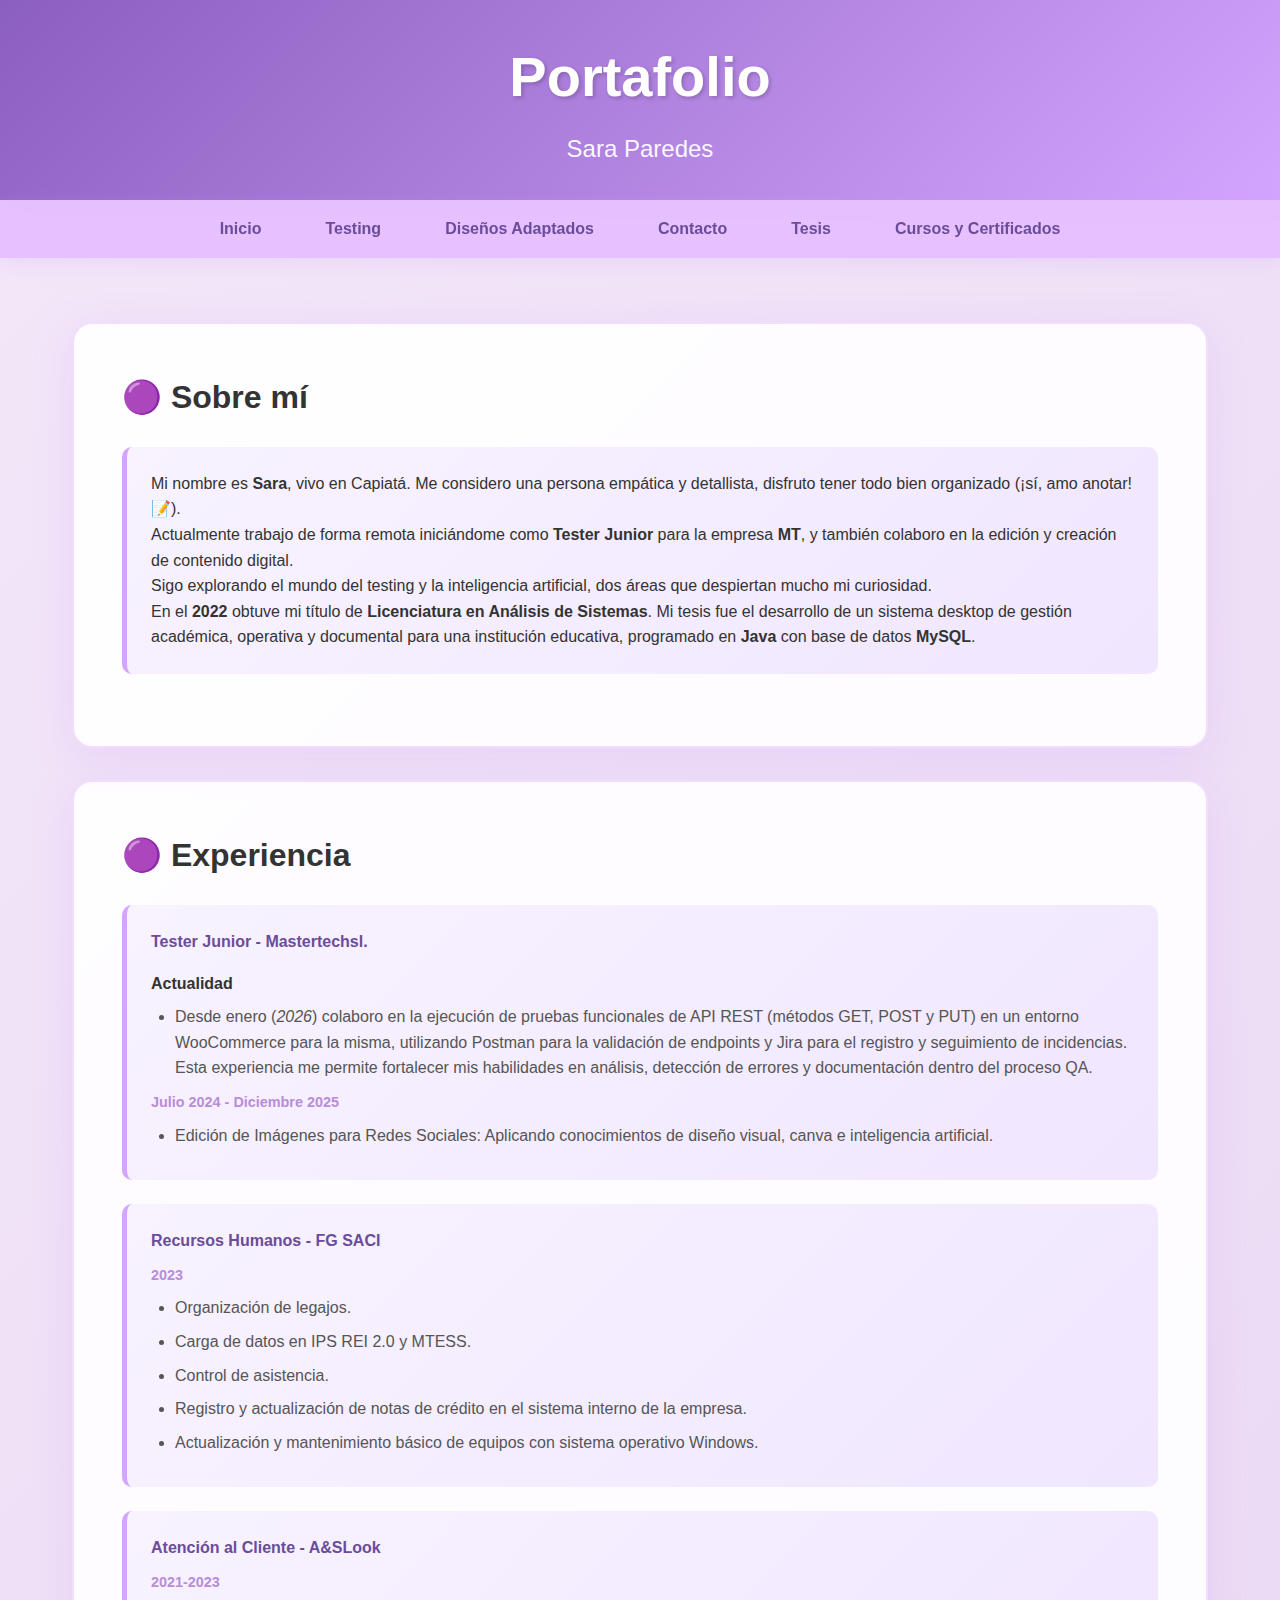
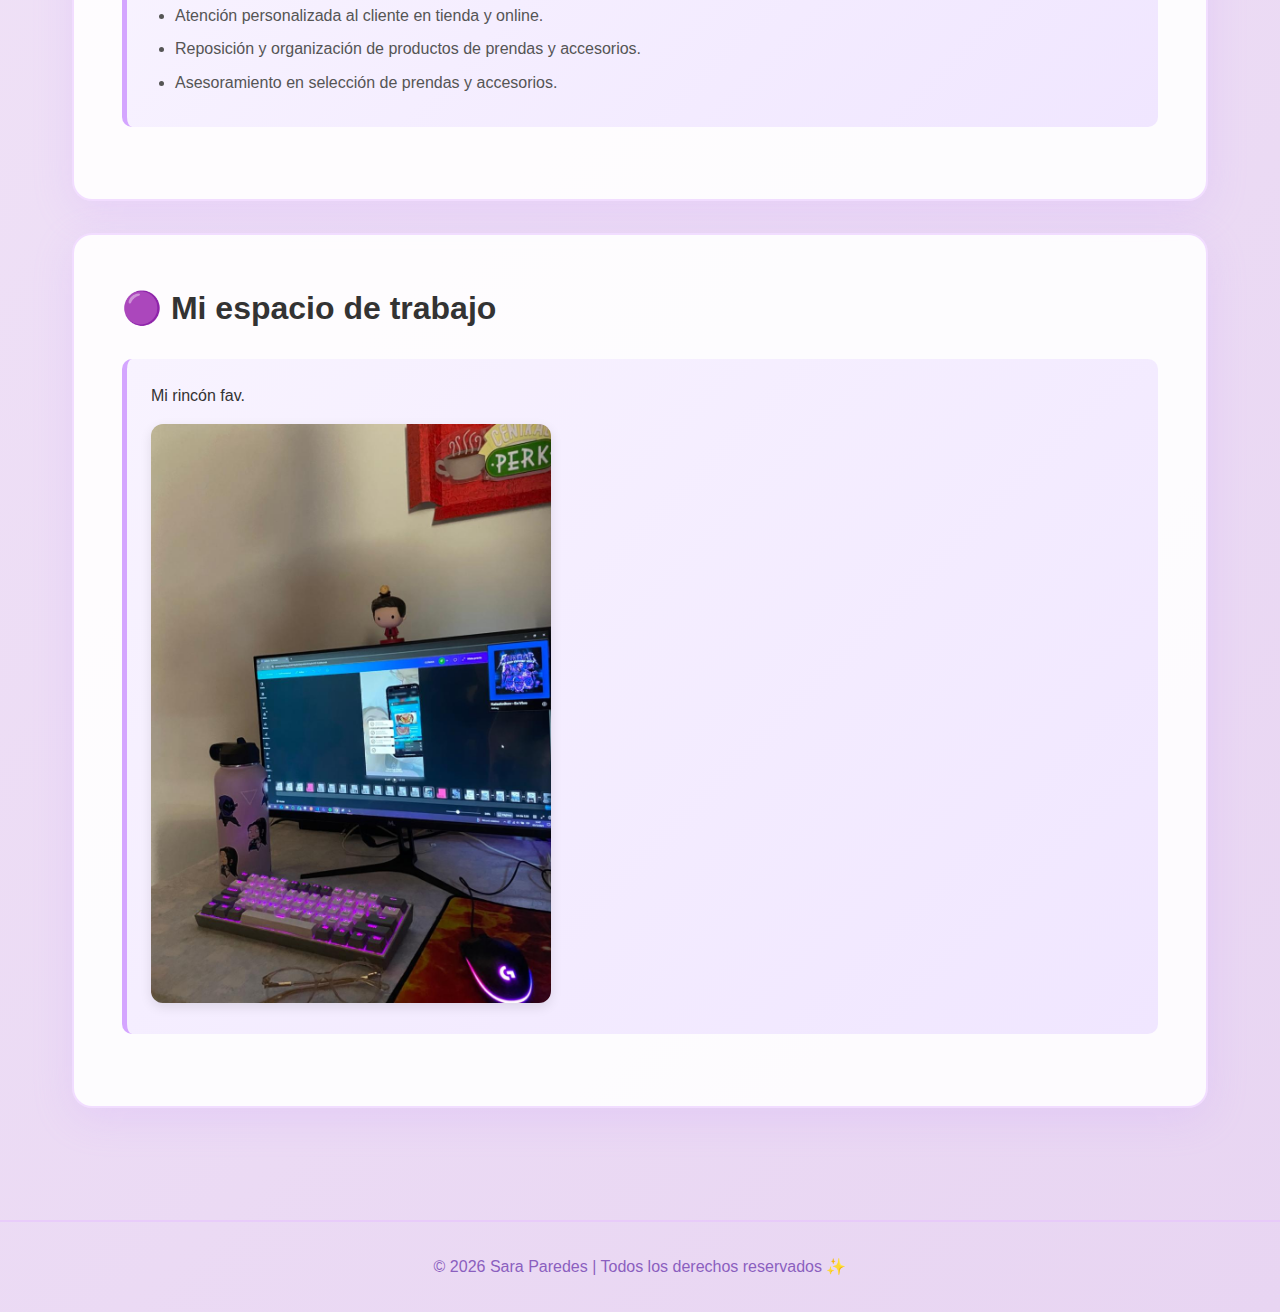
<file: index.html>
<!DOCTYPE html>
<html lang="es">
<head>
  <meta charset="UTF-8">
  <meta name="viewport" content="width=device-width, initial-scale=1.0">
  <title>Sara Paredes - Portafolio</title>
  <link rel="shortcut icon" href="imagenes/pestanita.jpg"/>
  <link rel="stylesheet" href="https://cdnjs.cloudflare.com/ajax/libs/font-awesome/6.4.0/css/all.min.css">
  <link rel="stylesheet" href="css/styles.css">
</head>
<body>


    <header class="banner">
    <div class="banner-content">
      <h1>Portafolio</h1>
      <p>Sara Paredes</p>
    </div>
  </header>


  <nav>
    <ul>
      <li><a href="#">Inicio</a></li>
      <li><a href="paginas/testing.html">Testing</a></li>
      <li><a href="paginas/diseños.html">Diseños Adaptados</a></li>
      <li><a href="paginas/contacto.html">Contacto</a></li>
      <li><a href="paginas/tesis.html">Tesis</a></li>
      <li><a href="paginas/certificados.html">Cursos y Certificados</a></li>
    </ul>
  </nav>



  <div class="container">
    <section>
      <h1>🟣 Sobre mí</h1>
      <div class="experience-item">
      <p>Mi nombre es <strong>Sara</strong>, vivo en Capiatá. Me considero una persona empática y detallista, disfruto tener todo bien organizado (¡sí, amo anotar! 📝).</p>
      <p>Actualmente trabajo de forma remota iniciándome como <strong>Tester Junior</strong> para la empresa <strong>MT</strong>, y también colaboro en la edición y creación de contenido digital.</p>
      <p>Sigo explorando el mundo del testing y la inteligencia artificial, dos áreas que despiertan mucho mi curiosidad.</p>
      <p>En el <strong>2022</strong> obtuve mi título de <strong>Licenciatura en Análisis de Sistemas</strong>. Mi tesis fue el desarrollo de un sistema desktop de gestión académica, operativa y documental para una institución educativa, programado en <strong>Java</strong> con base de datos <strong>MySQL</strong>.</p>
      </div>
    </section>

    <section>
      <h1>🟣 Experiencia</h1>
      <div class="experience-item">
        <h4>Tester Junior - Mastertechsl.</h4>
        <p style="margin-top: 1rem;"><strong>Actualidad</strong> </p>
        <ul>
          <li>Desde enero (<em>2026</em>) colaboro en la ejecución de pruebas funcionales de API REST (métodos GET, POST y PUT) en un entorno WooCommerce para la misma, utilizando Postman para la validación de endpoints y Jira para el registro y seguimiento de incidencias. 
            Esta experiencia me permite fortalecer mis habilidades en análisis, detección de errores y documentación dentro del proceso QA.</li>
        </ul>

        <span class="year">Julio 2024 - Diciembre 2025</span>
        <ul>
          <li>Edición de Imágenes para Redes Sociales: Aplicando conocimientos de diseño visual, canva e inteligencia artificial.</li>
        </ul>

      </div>

      <div class="experience-item">
        <h4>Recursos Humanos - FG SACI</h4>
        <span class="year">2023</span>
        <ul>
          <li>Organización de legajos.</li>
          <li>Carga de datos en IPS REI 2.0 y MTESS.</li>
          <li>Control de asistencia.</li>
          <li>Registro y actualización de notas de crédito en el sistema interno de la empresa.</li>
          <li>Actualización y mantenimiento básico de equipos con sistema operativo Windows.</li>
        </ul>
      </div>

      <div class="experience-item">
        <h4>Atención al Cliente - A&SLook</h4>
        <span class="year">2021-2023</span>
        <ul>
          <li>Atención personalizada al cliente en tienda y online.</li>
          <li>Reposición y organización de productos de prendas y accesorios.</li>
          <li>Asesoramiento en selección de prendas y accesorios.</li>
        </ul>
      </div>
    </section>

    <section>
      <h1>🟣 Mi espacio de trabajo</h1>
      <div class="experience-item">
      <p>Mi rincón fav.</p>
      <img src="imagenes/escri.jpeg" alt="Mi espacio de trabajo" style="width:100%; max-width:400px; border-radius: 12px; box-shadow: 0 4px 12px rgba(0,0,0,0.1); margin-top: 16px;">
      </div>
    </section>

  </div>

  <footer>
    <p>© 2026 Sara Paredes | Todos los derechos reservados ✨</p>
  </footer>
</body>
</html>
</file>
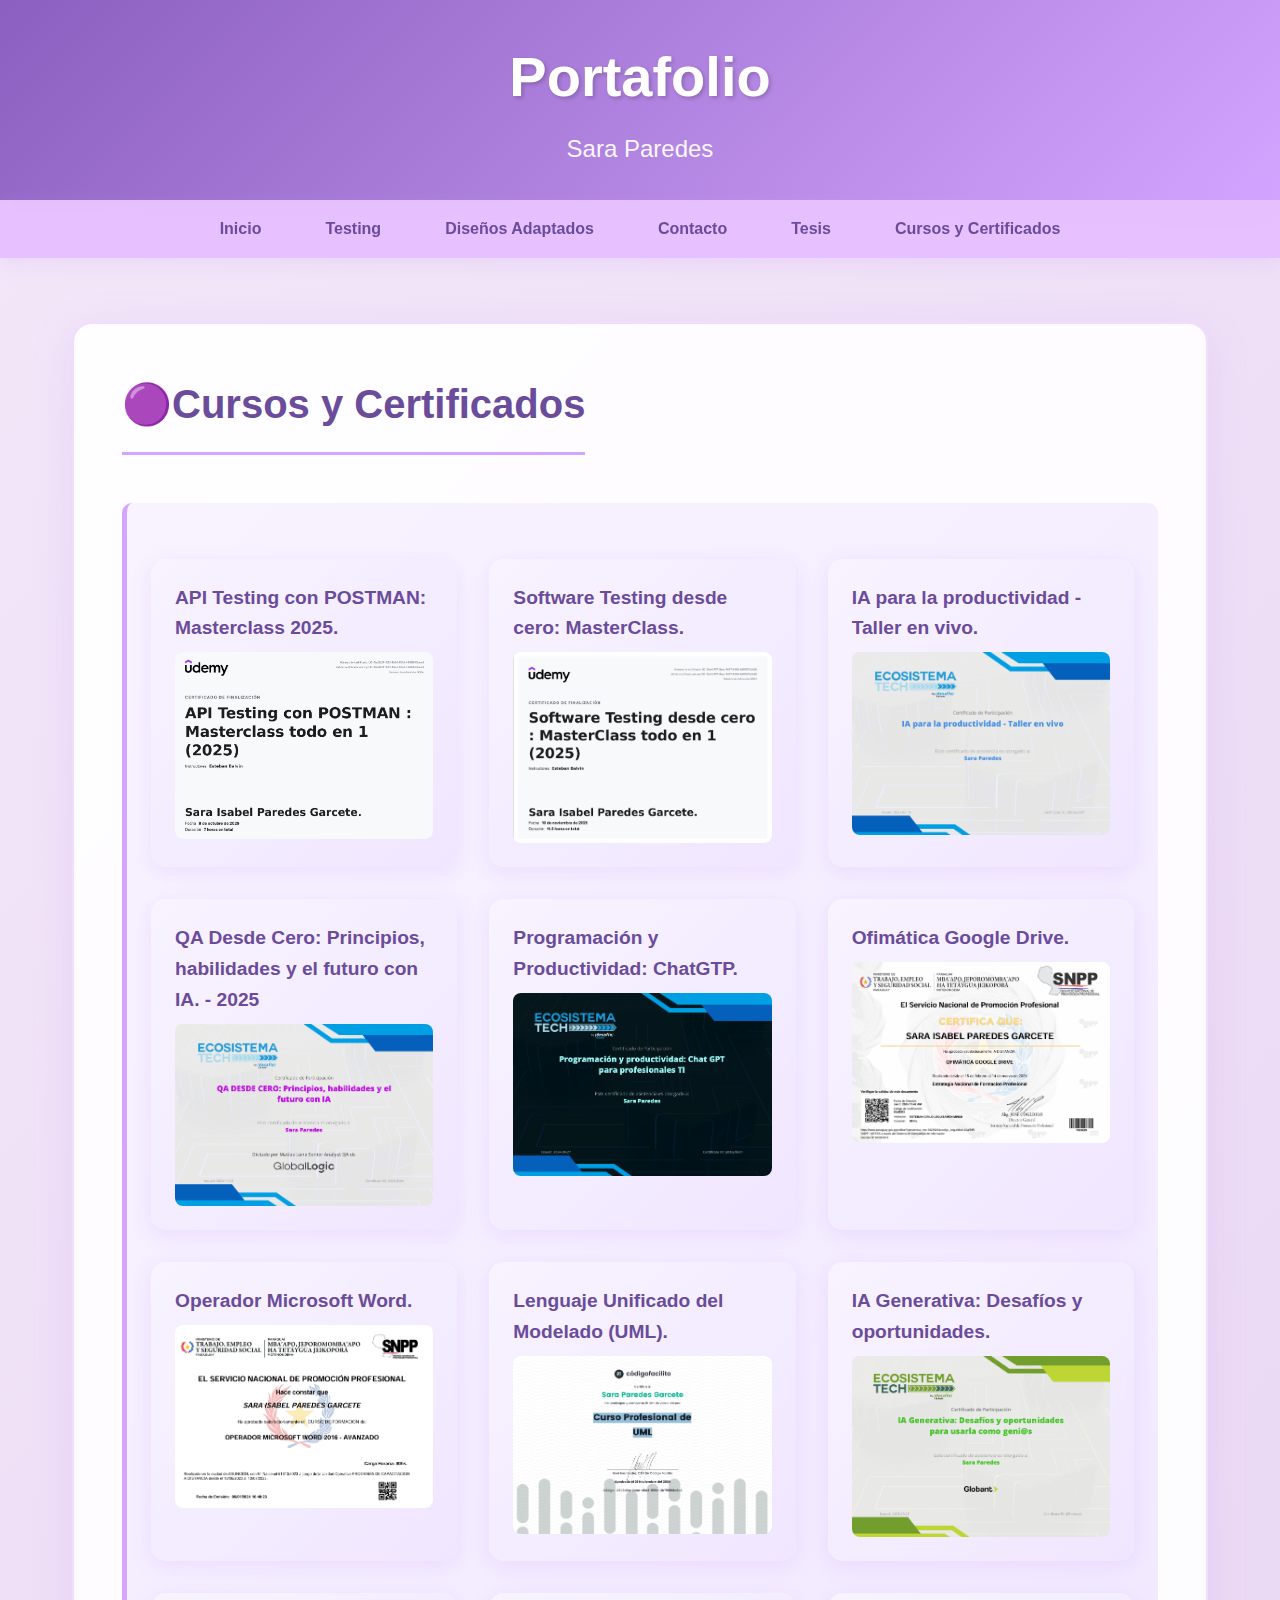
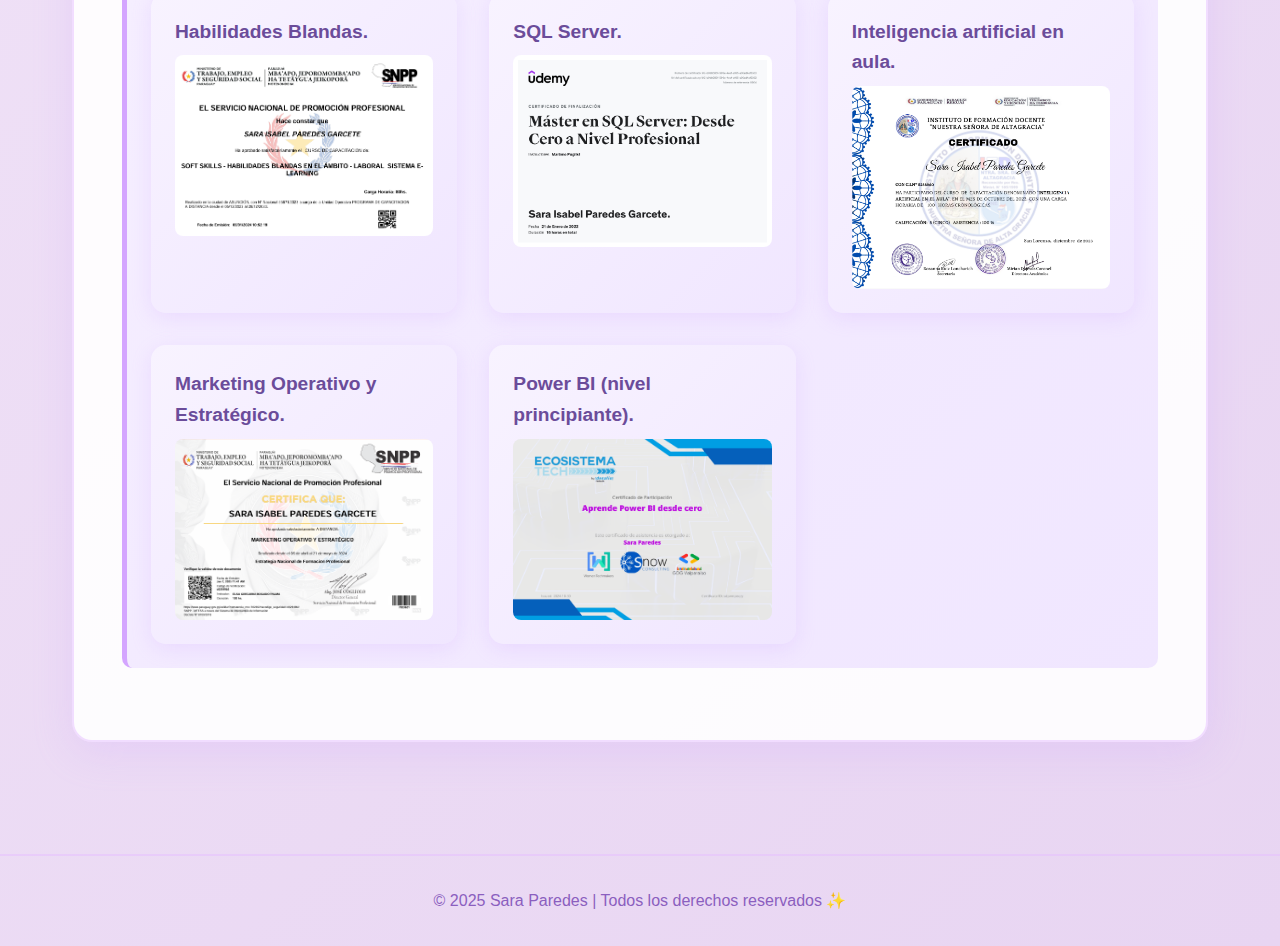
<file: paginas/certificados.html>
<!DOCTYPE html>
<html lang="es">
<head>
  <meta charset="UTF-8">
  <meta name="viewport" content="width=device-width, initial-scale=1.0">
  <title>Certificados - Sara Paredes</title>
  <link rel="shortcut icon" href="../imagenes/pestanita.jpg"/>
  <link rel="stylesheet" href="https://cdnjs.cloudflare.com/ajax/libs/font-awesome/6.4.0/css/all.min.css">
  <link rel="stylesheet" href="../css/styles.css">
</head>
<body>

    <header class="banner">
    <div class="banner-content">
      <h1>Portafolio</h1>
      <p>Sara Paredes</p>
    </div>
  </header>
  <nav>
    <ul>
      <li><a href="../index.html">Inicio</a></li>
      <li><a href="testing.html">Testing</a></li>
      <li><a href="diseños.html">Diseños Adaptados</a></li>
      <li><a href="contacto.html">Contacto</a></li>
      <li><a href="tesis.html">Tesis</a></li>
      <li><a href="certificados.html">Cursos y Certificados</a></li>
    </ul>
  </nav>

  <div class="container">
    <section>
      <h2>🟣Cursos y Certificados</h2>
 
      
<div class="experience-item">
      <div class="grid">
        <div class="card">
          <div class="card-content">
            <h4>API Testing con POSTMAN: Masterclass 2025.</h4>
            <a href="../imagenes/certificados/api-postman.jpg" target="_blank">
                <img src="../imagenes/certificados/api-postman.jpg" alt="Certificado00" class="project-image" />
            </a>
          </div>
        </div>

        <div class="card">
          <div class="card-content">
            <h4>Software Testing desde cero: MasterClass.</h4>
            <a href="../imagenes/certificados/testingdesdecero.jpg" target="_blank">
                <img src="../imagenes/certificados/testingdesdecero.jpg" alt="Certificado00" class="project-image" />
            </a>
          </div>
        </div>

        <div class="card">
          <div class="card-content">
            <h4>IA para la productividad - Taller en vivo.</h4>
             <a href="../imagenes/certificados/iaproductividad.png" target="_blank">
                <img src="../imagenes/certificados/iaproductividad.png" alt="Certificado00" class="project-image" />
            </a>
          </div>
        </div>

        <div class="card">
          <div class="card-content">
            <h4>QA Desde Cero: Principios, habilidades y el futuro con IA. - 2025</h4>
            <a href="../imagenes/certificados/qa-desdecero.png" target="_blank">
                <img src="../imagenes/certificados/qa-desdecero.png" alt="Certificado00" class="project-image" />
            </a>
          </div>
        </div>
        
        <div class="card">
          <div class="card-content">
            <h4>Programación y Productividad: ChatGTP.</h4>
            <a href="../imagenes/certificados/chat-gpt.png" target="_blank">
                <img src="../imagenes/certificados/chat-gpt.png" alt="Certificado00" class="project-image" />
            </a>
          </div>
        </div>

         <div class="card">
          <div class="card-content">
            <h4>Ofimática Google Drive.</h4>
            <a href="../imagenes/certificados/snpp-googledrive.png" target="_blank">
                <img src="../imagenes/certificados/snpp-googledrive.png" alt="Certificado00" class="project-image" />
            </a>
          </div>
        </div>

        <div class="card">
          <div class="card-content">
            <h4>Operador Microsoft Word.</h4>
            <a href="../imagenes/certificados/snpp-microsoftword.png" target="_blank">
                <img src="../imagenes/certificados/snpp-microsoftword.png" alt="Certificado00" class="project-image" />
            </a>
          </div>
        </div>

        <div class="card">
          <div class="card-content">
            <h4>Lenguaje Unificado del Modelado (UML).</h4>
            <a href="../imagenes/certificados/uml-codigofacil.png" target="_blank">
                <img src="../imagenes/certificados/uml-codigofacil.png" alt="Certificado00" class="project-image" />
            </a>
          </div>
        </div>

        <div class="card">
          <div class="card-content">
            <h4>IA Generativa: Desafíos y oportunidades.</h4>
            <a href="../imagenes/certificados/iagenerativa-desafiolatam.png" target="_blank">
                <img src="../imagenes/certificados/iagenerativa-desafiolatam.png" alt="Certificado00" class="project-image" />
            </a>
          </div>
        </div>

        <div class="card">
          <div class="card-content">
            <h4>Habilidades Blandas.</h4>
            <a href="../imagenes/certificados/snpp-habilidades.png" target="_blank">
                <img src="../imagenes/certificados/snpp-habilidades.png" alt="Certificado00" class="project-image" />
            </a>
          </div>
        </div>    
        
        <div class="card">
          <div class="card-content">
            <h4>SQL Server.</h4>
            <a href="../imagenes/certificados/sql-server.jpg" target="_blank">
                <img src="../imagenes/certificados/sql-server.jpg" alt="Certificado00" class="project-image" />
            </a>
          </div>
        </div>  

        <div class="card">
          <div class="card-content">
            <h4>Inteligencia artificial en aula.</h4>
            <a href="../imagenes/certificados/ifd-ia.PNG" target="_blank">
                <img src="../imagenes/certificados/ifd-ia.PNG" alt="Certificado00" class="project-image" />
            </a>
          </div>
        </div>  

        <div class="card">
          <div class="card-content">
            <h4>Marketing Operativo y Estratégico.</h4>
            <a href="../imagenes/certificados/snpp-marketing.png" target="_blank">
                <img src="../imagenes/certificados/snpp-marketing.png" alt="Certificado00" class="project-image" />
            </a>
          </div>
        </div>         

        <div class="card">
          <div class="card-content">
            <h4>Power BI (nivel principiante).</h4>
            <a href="../imagenes/certificados/powerbi-desafiolatam.png" target="_blank">
                <img src="../imagenes/certificados/powerbi-desafiolatam.png" alt="Certificado00" class="project-image" />
            </a>
          </div>
        </div>  


      </div>
    </section>
  </div>
</div>


  <footer>
    <p>© 2025 Sara Paredes | Todos los derechos reservados ✨</p>
  </footer>
</body>
</html>
</file>
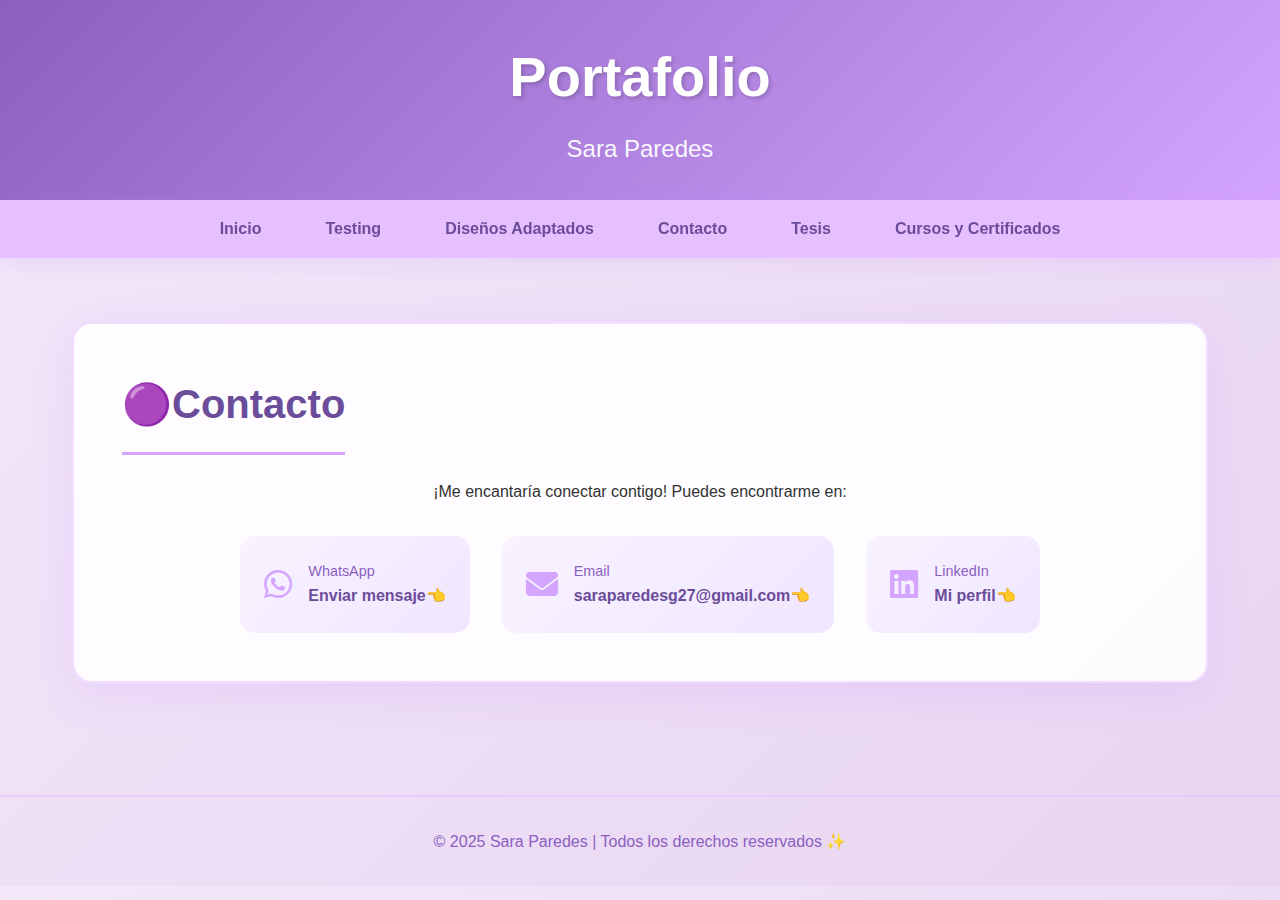
<file: paginas/contacto.html>
<!DOCTYPE html>
<html lang="es">
<head>
  <meta charset="UTF-8">
  <meta name="viewport" content="width=device-width, initial-scale=1.0">
  <title>Contacto - Sara Paredes</title>
  <link rel="shortcut icon" href="../imagenes/pestanita.jpg"/>
  <link rel="stylesheet" href="https://cdnjs.cloudflare.com/ajax/libs/font-awesome/6.4.0/css/all.min.css">
  <link rel="stylesheet" href="../css/styles.css">
</head>
<body>

    <header class="banner">
    <div class="banner-content">
      <h1>Portafolio</h1>
      <p>Sara Paredes</p>
    </div>
  </header>
  <nav>
    <ul>
      <li><a href="../index.html">Inicio</a></li>
      <li><a href="testing.html">Testing</a></li>
      <li><a href="diseños.html">Diseños Adaptados</a></li>
      <li><a href="contacto.html">Contacto</a></li>
      <li><a href="tesis.html">Tesis</a></li>
      <li><a href="certificados.html">Cursos y Certificados</a></li>
    </ul>
  </nav>

  <div class="container">
    <section>
      <h2>🟣Contacto</h2>
      <p style="text-align: center; margin-bottom: 2rem;">¡Me encantaría conectar contigo! Puedes encontrarme en:</p>
      
      <div class="contact-links">
        <div class="contact-item">
          <i class="fab fa-whatsapp"></i>
          <div>
            <p style="margin: 0; font-size: 0.9rem; color: #8b5fbf;">WhatsApp</p>
            <a href="https://wa.me/595994540794" target="_blank">Enviar mensaje👈</a>
          </div>
        </div>
        
        <div class="contact-item">
          <i class="fas fa-envelope"></i>
          <div>
            <p style="margin: 0; font-size: 0.9rem; color: #8b5fbf;">Email</p>
            <a href="mailto:saraparedesg27@gmail.com">saraparedesg27@gmail.com👈</a>
          </div>
        </div>
        
        <div class="contact-item">
          <i class="fab fa-linkedin"></i>
          <div>
            <p style="margin: 0; font-size: 0.9rem; color: #8b5fbf;">LinkedIn</p>
            <a href="https://www.linkedin.com/in/sara-paredes-4aa841228/" target="_blank">Mi perfil👈</a>
          </div>
        </div>
      </div>
    </section>
  </div>

  <footer>
    <p>© 2025 Sara Paredes | Todos los derechos reservados ✨</p>
  </footer>
</body>
</html>
</file>
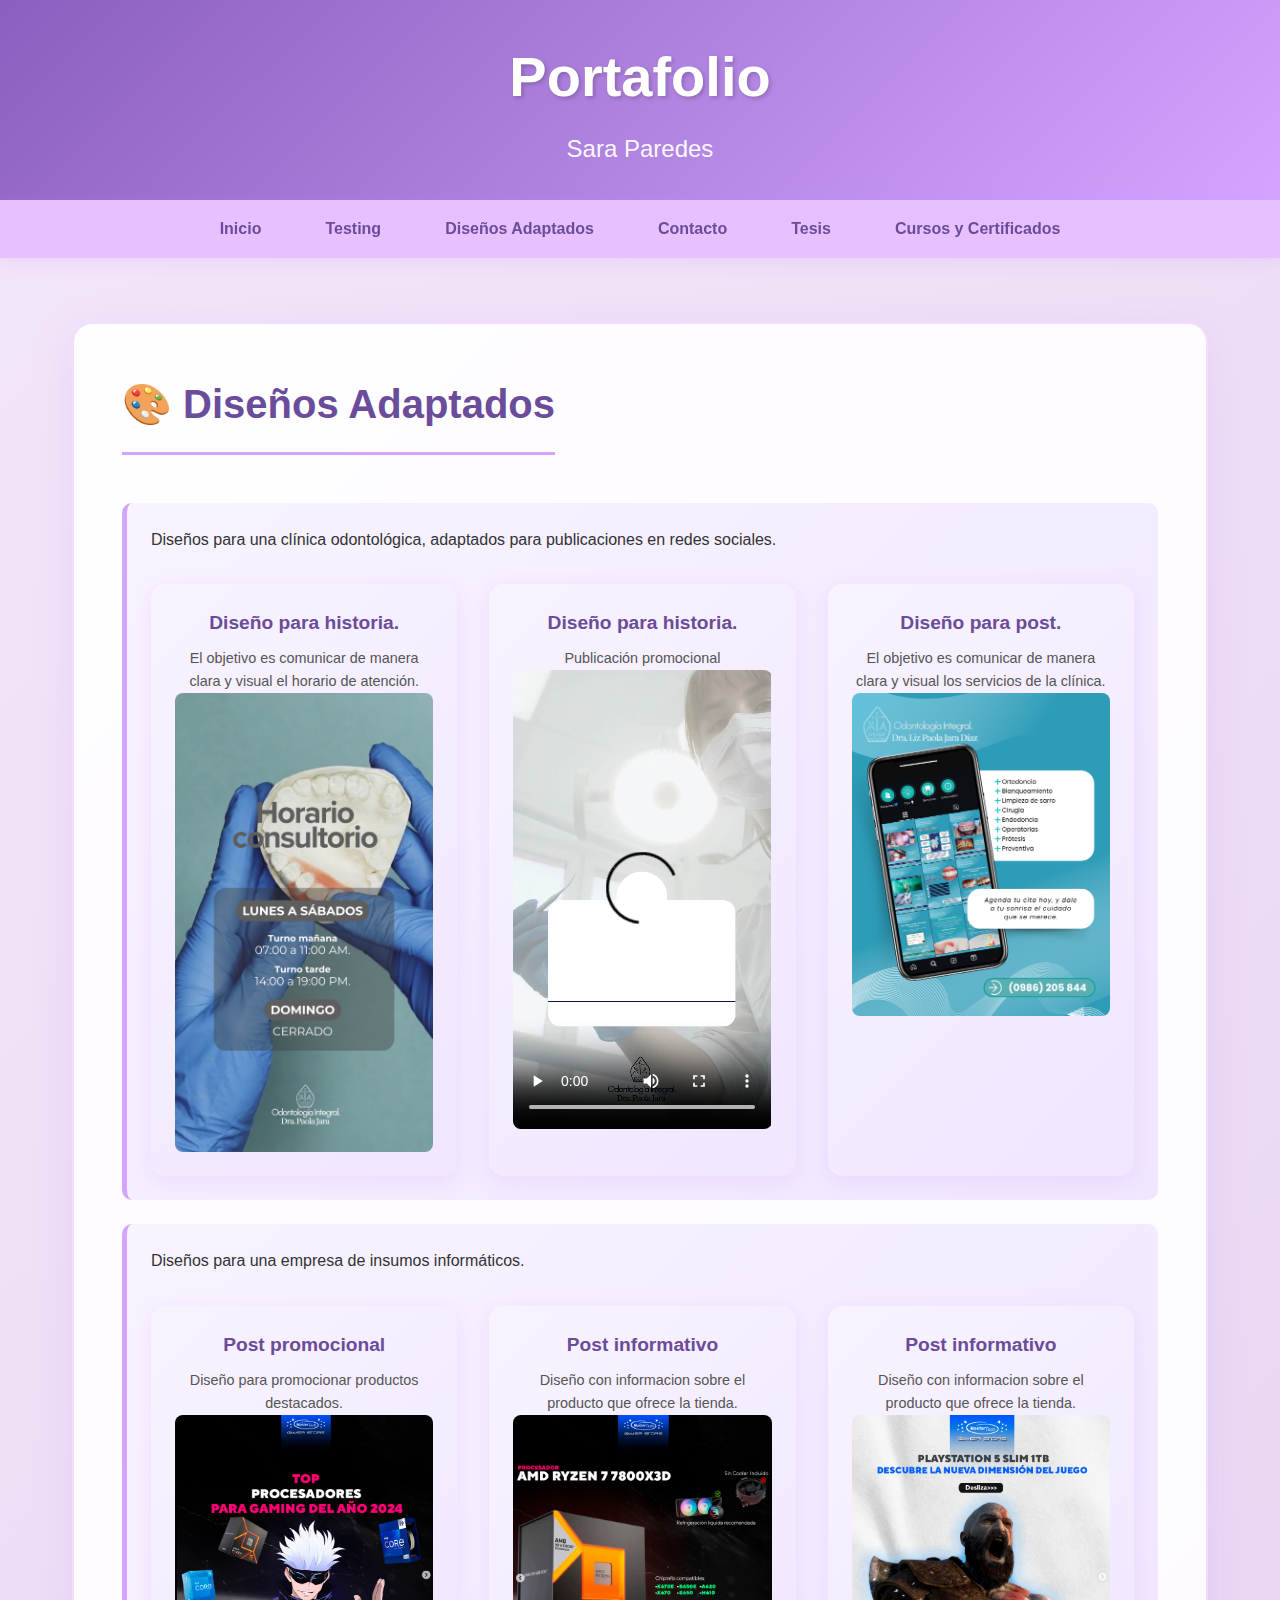
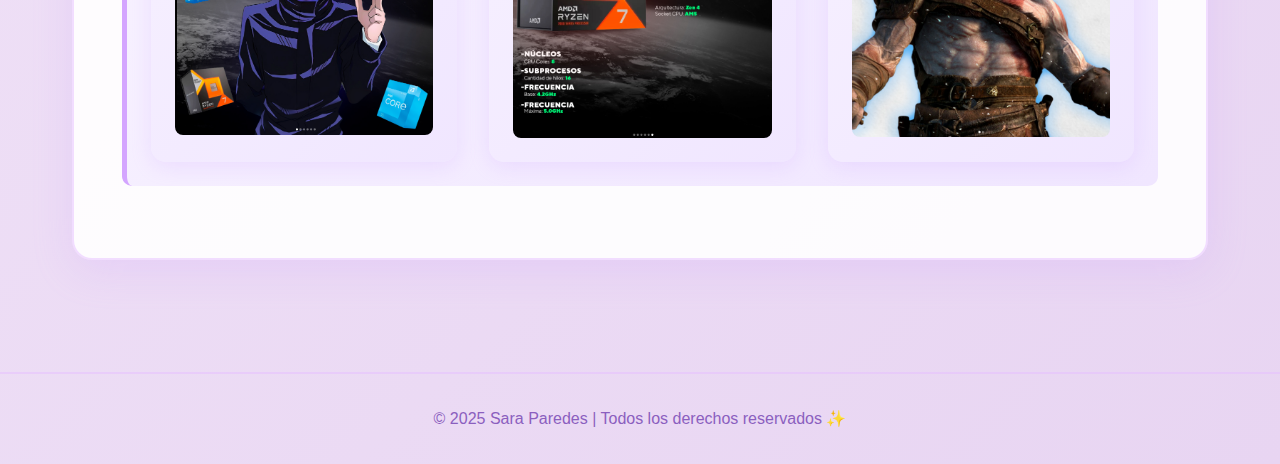
<file: paginas/diseños.html>
<!DOCTYPE html>
<html lang="es">
<head>
  <meta charset="UTF-8">
  <meta name="viewport" content="width=device-width, initial-scale=1.0">
  <title>Diseños - Sara Paredes</title>
  <link rel="shortcut icon" href="../imagenes/pestanita.jpg"/>
  <link rel="stylesheet" href="https://cdnjs.cloudflare.com/ajax/libs/font-awesome/6.4.0/css/all.min.css">
  <link rel="stylesheet" href="../css/styles.css">
</head>
<body>

    <header class="banner">
    <div class="banner-content">
      <h1>Portafolio</h1>
      <p>Sara Paredes</p>
    </div>
  </header>
  <nav>
    <ul>
      <li><a href="../index.html">Inicio</a></li>
      <li><a href="testing.html">Testing</a></li>
      <li><a href="diseños.html">Diseños Adaptados</a></li>
      <li><a href="contacto.html">Contacto</a></li>
      <li><a href="tesis.html">Tesis</a></li>
      <li><a href="certificados.html">Cursos y Certificados</a></li>
    </ul>
  </nav>



<div class="container">
  <section>
    <h2>🎨 Diseños Adaptados</h2>
    
    
    <!-- PRIMERA FILA -->
<div class="experience-item">
  <p>Diseños para una clínica odontológica, adaptados para publicaciones en redes sociales.</p>
    <div class="grid">
      <div class="card">
        <div class="card-content" style="text-align: center;">
          <h4>Diseño para historia.</h4>
          <p>El objetivo es comunicar de manera clara y visual el horario de atención.</p>
          <img src="../imagenes/disenos/odonto1.png" 
               alt="Post adaptado" 
               class="project-image" 
               width="100%" 
               height="auto"
               style="max-width: 300px; margin: auto; display: block; border-radius: 8px;" />
        </div>
      </div>
      
      <div class="card">
        <div class="card-content" style="text-align: center;">
          <h4>Diseño para historia.</h4>
          <p>Publicación promocional</p>
          <video src="../imagenes/disenos/odonto.mp4" 
                class="project-image" 
                controls 
                width="100%" 
                height="auto"
                style="max-width: 300px; margin: auto; display: block; border-radius: 8px;">
          </video>
        </div>
      </div>

      <div class="card">
        <div class="card-content" style="text-align: center;">
          <h4>Diseño para post.</h4>
          <p>El objetivo es comunicar de manera clara y visual los servicios de la clínica.</p>
          <img src="../imagenes/disenos/odonto2.png" 
               alt="Post adaptado" 
               class="project-image" 
               width="100%" 
               height="auto"
               style="max-width: 300px; margin: auto; display: block; border-radius: 8px;" />
        </div>
      </div>
    </div>
</div>


    <!-- SEGUNDA FILA -->
<div class="experience-item">
  <p>Diseños para una empresa de insumos informáticos.</p>
    <div class="grid">
      <div class="card">
        <div class="card-content" style="text-align: center;">
          <h4>Post promocional</h4>
          <p>Diseño para promocionar productos destacados.</p>
          <img src="../imagenes/disenos/canmas1.png" 
               alt="Diseño 5" 
               class="project-image" 
               width="100%" 
               height="auto"
               style="max-width: 300px; margin: auto; display: block; border-radius: 8px;" />
        </div>
      </div>

      
      <div class="card">
        <div class="card-content" style="text-align: center;">
          <h4>Post informativo</h4>
          <p>Diseño con informacion sobre el producto que ofrece la tienda.</p>
          <img src="../imagenes/disenos/canmas2.png" 
               alt="Diseño 6" 
               class="project-image" 
               width="100%" 
               height="auto"
               style="max-width: 300px; margin: auto; display: block; border-radius: 8px;" />
        </div>
      </div>

      <div class="card">
        <div class="card-content" style="text-align: center;">
          <h4>Post informativo</h4>
          <p>Diseño con informacion sobre el producto que ofrece la tienda.</p>
          <img src="../imagenes/disenos/canmas3.png" 
               alt="Diseño 7" 
               class="project-image" 
               width="100%" 
               height="auto"
               style="max-width: 300px; margin: auto; display: block; border-radius: 8px;" />
        </div>
      </div>
    </div>
  </section>
</div>
</div> 

<footer>
  <p>© 2025 Sara Paredes | Todos los derechos reservados ✨</p>
</footer>
</file>
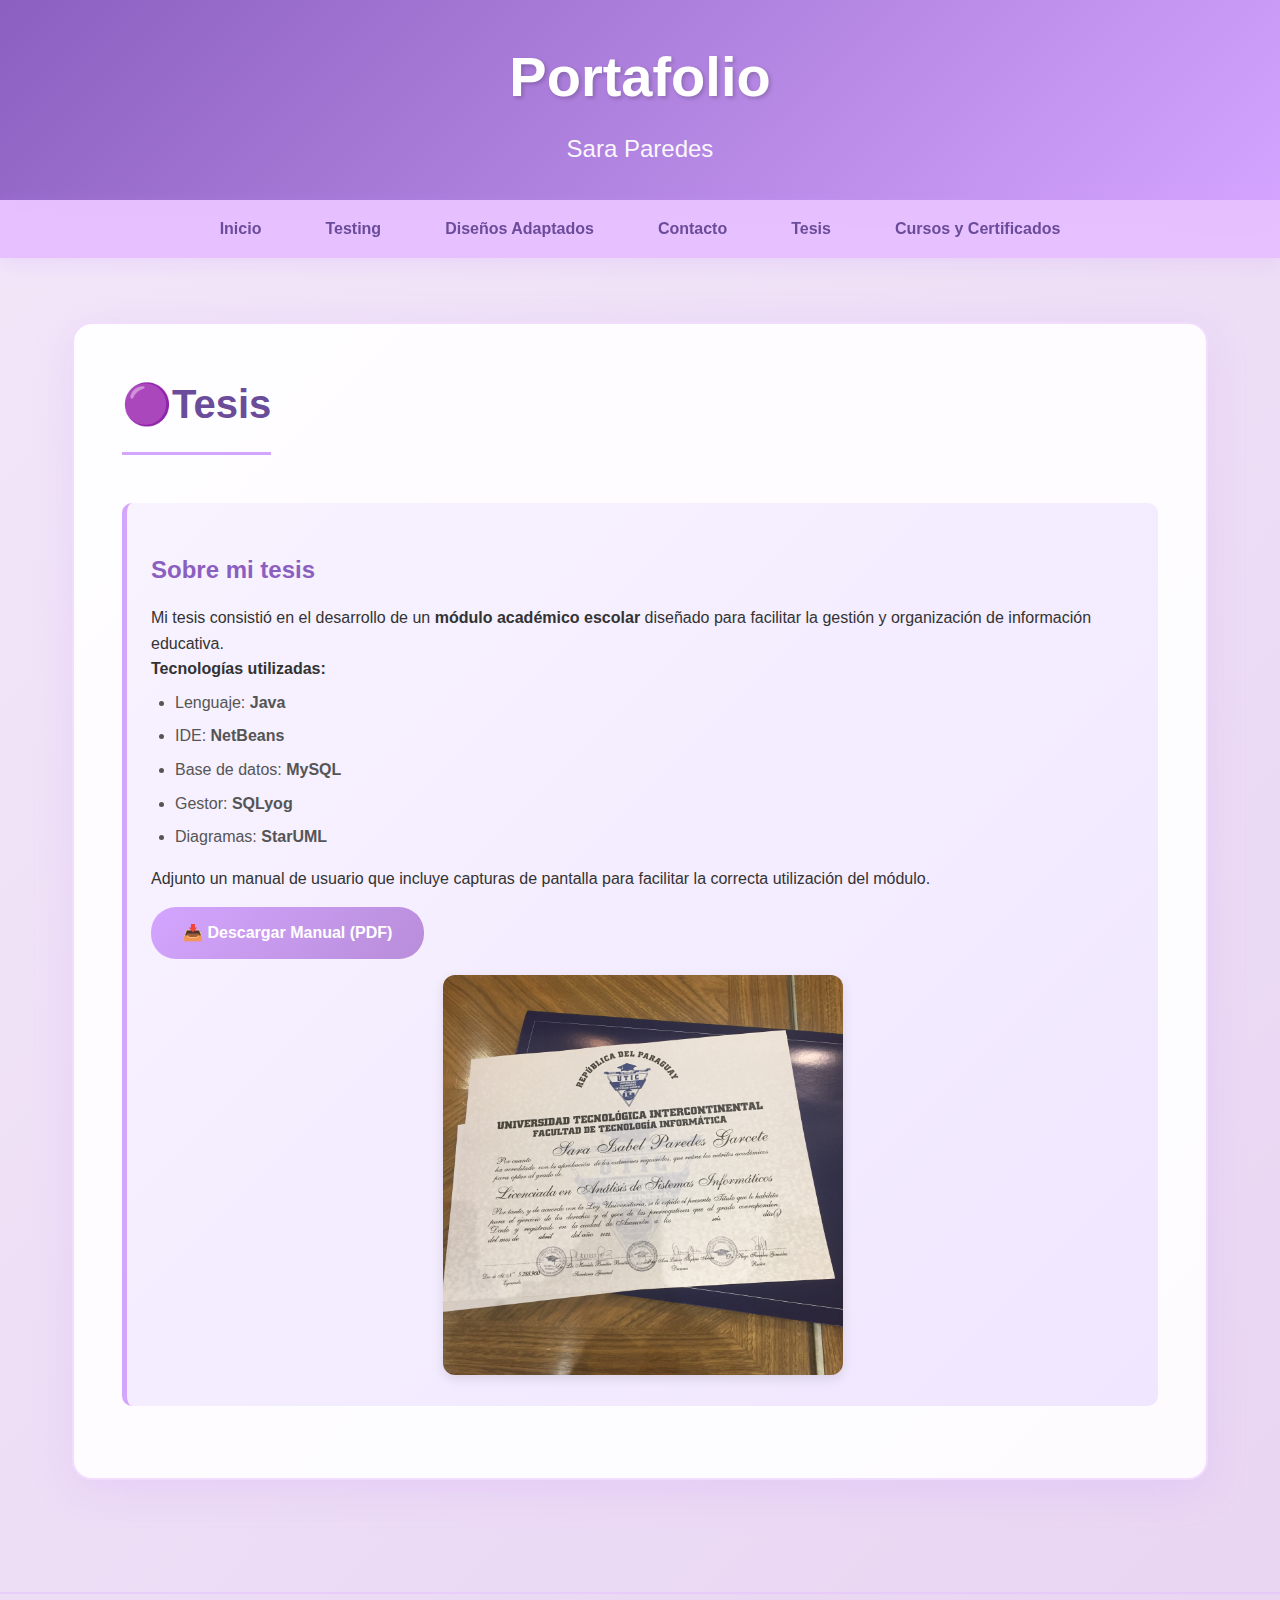
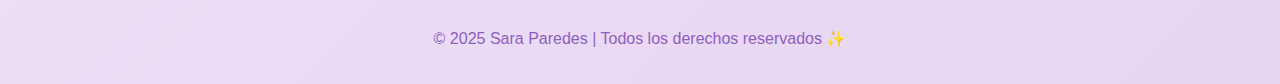
<file: paginas/tesis.html>
<!DOCTYPE html>
<html lang="es">
<head>
  <meta charset="UTF-8">
  <meta name="viewport" content="width=device-width, initial-scale=1.0">
  <title>Tesis - Sara Paredes</title>
  <link rel="shortcut icon" href="../imagenes/pestanita.jpg"/>
  <link rel="stylesheet" href="https://cdnjs.cloudflare.com/ajax/libs/font-awesome/6.4.0/css/all.min.css">
  <link rel="stylesheet" href="../css/styles.css">
</head>
<body>

    <header class="banner">
    <div class="banner-content">
      <h1>Portafolio</h1>
      <p>Sara Paredes</p>
    </div>
  </header>
  <nav>
    <ul>
      <li><a href="../index.html">Inicio</a></li>
      <li><a href="testing.html">Testing</a></li>
      <li><a href="diseños.html">Diseños Adaptados</a></li>
      <li><a href="contacto.html">Contacto</a></li>
      <li><a href="tesis.html">Tesis</a></li>
      <li><a href="certificados.html">Cursos y Certificados</a></li>
    </ul>
  </nav>

  <div class="container">
    <section>
      <h2>🟣Tesis</h2>
      <div class="experience-item">
        <h3>Sobre mi tesis</h3>
        <p>Mi tesis consistió en el desarrollo de un <strong>módulo académico escolar</strong> diseñado para facilitar la gestión y organización de información educativa.</p>
        
        <p><strong>Tecnologías utilizadas:</strong></p>
        <ul style="margin-left: 1.5rem;">
          <li>Lenguaje: <strong>Java</strong></li>
          <li>IDE: <strong>NetBeans</strong></li>
          <li>Base de datos: <strong>MySQL</strong></li>
          <li>Gestor: <strong>SQLyog</strong></li>
          <li>Diagramas: <strong>StarUML</strong></li>
        </ul>

        <p style="margin-top: 1rem;">Adjunto un manual de usuario que incluye capturas de pantalla para facilitar la correcta utilización del módulo.</p>
        
        <a href="../imagenes/tesis/manual-usuario.pdf" class="btn">📥 Descargar Manual (PDF)</a>

        <div style="text-align: center; margin-top: 16px;">
        <img src="../imagenes/tesis/titulo.jpg" alt="titulo" style="width:100%; max-width:400px; border-radius: 12px; box-shadow: 0 4px 12px rgba(0,0,0,0.1);">
        </div>
    </div>

    </section>
  </div>

  <footer>
    <p>© 2025 Sara Paredes | Todos los derechos reservados ✨</p>
  </footer>
</body>
</html>
</file>
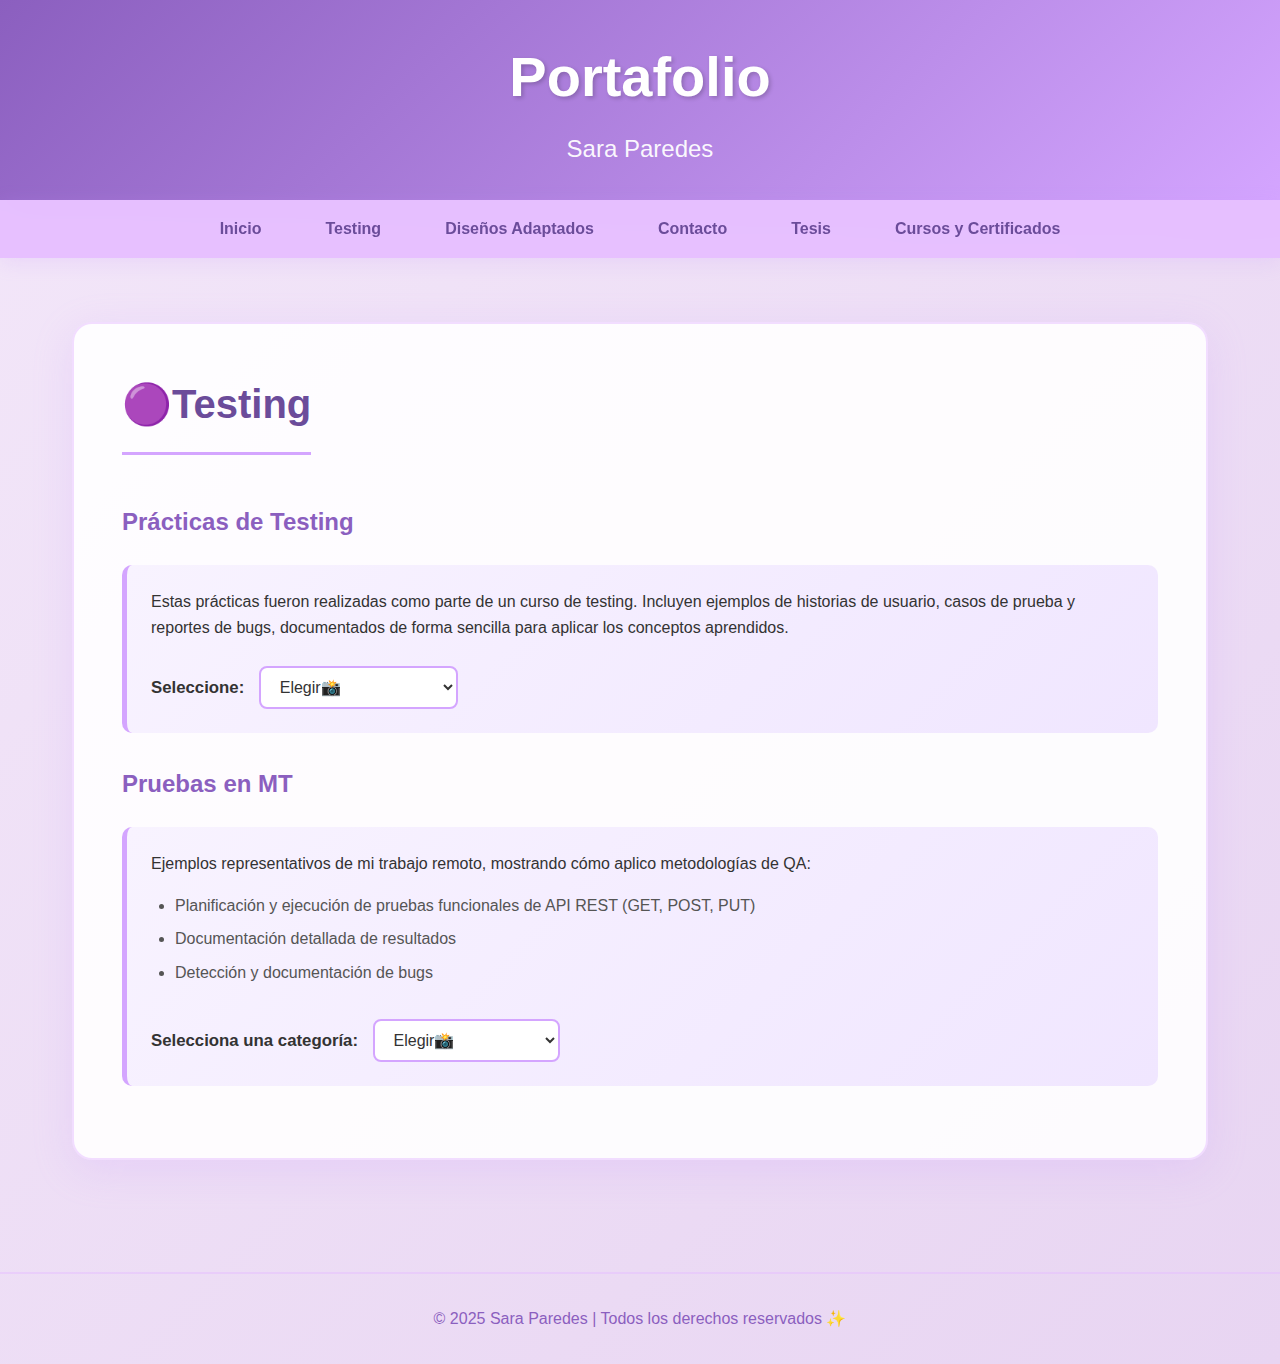
<file: paginas/testing.html>
<!DOCTYPE html>
<html lang="es">
<head>
  <meta charset="UTF-8">
  <meta name="viewport" content="width=device-width, initial-scale=1.0">
  <title>Testing - Sara Paredes</title>
  <link rel="shortcut icon" href="../imagenes/pestanita.jpg"/>
  <link rel="stylesheet" href="https://cdnjs.cloudflare.com/ajax/libs/font-awesome/6.4.0/css/all.min.css">
  <link rel="stylesheet" href="../css/styles.css">
</head>
<body>
  
    <header class="banner">
    <div class="banner-content">
      <h1>Portafolio</h1>
      <p>Sara Paredes</p>
    </div>
  </header>


<nav>
  <ul>
    <li><a href="../index.html">Inicio</a></li>
    <li><a href="testing.html">Testing</a></li>
    <li><a href="diseños.html">Diseños Adaptados</a></li>
    <li><a href="contacto.html">Contacto</a></li>
    <li><a href="tesis.html">Tesis</a></li>
    <li><a href="certificados.html">Cursos y Certificados</a></li>
  </ul>
</nav>


  <div class="container">
    <section>
      <h2>🟣Testing</h2>
      
      <h3>Prácticas de Testing</h3>
      <div class="experience-item">
      <p>Estas prácticas fueron realizadas como parte de un curso de testing. Incluyen ejemplos de historias de usuario, 
         casos de prueba y reportes de bugs, documentados de forma sencilla para aplicar los conceptos aprendidos.
      </p><br>
      
      <!-- Lista desplegable -->
      <label for="testingSelector">Seleccione:</label>
      <select id="testingSelector" onchange="mostrarContenido()">
        <option value="">Elegir📸</option>
        <option value="historias">Historias de Usuario</option>
        <option value="casos">Casos de Prueba</option>
        <option value="bugs">Reportes de Bug</option>
      </select>

      <!-- Contenido de Historias de Usuario -->
      <div id="historias" class="testing-content" style="display:none;">
        <div class="project-card">
          <img src="../imagenes/testing/historia-usuario.png" alt="Historia de Usuario" class="project-image" />
          <p>Historia de usuario escrita en Excel para registrar funcionalidades básicas del sistema.</p>
        </div>
      </div>

      <!-- Contenido de Casos de Prueba -->
      <div id="casos" class="testing-content" style="display:none;">
        <div class="project-card">
          <img src="../imagenes/testing/casos-prueba.png" alt="Casos de Prueba" class="project-image" />
          <p>Ejemplo de caso de prueba con pasos, datos de entrada y resultados esperados.</p>
        </div>
      </div>

      <!-- Contenido de Reportes de Bug -->
      <div id="bugs" class="testing-content" style="display:none;">
        <div class="project-card">
          <img src="../imagenes/testing/report-bug.png" alt="Reportes de Bug" class="project-image" />
          <p>Reporte de bug documentado: Permite guardar campos vacíos.</p>
        </div>
      </div>
      </div>


      <h3 style="margin-top: 2rem;">Pruebas en MT</h3>
      <div class="experience-item">
      <p>Ejemplos representativos de mi trabajo remoto, mostrando cómo aplico metodologías de QA:</p>
      <ul style="margin-left: 1.5rem; margin-top: 1rem;">
        <li>Planificación y ejecución de pruebas funcionales de API REST (GET, POST, PUT)</li>
        <li>Documentación detallada de resultados</li>
        <li>Detección y documentación de bugs</li>
      </ul><br>
      
      <!-- Lista desplegable de Mastertech -->
            <label for="mastertechSelector">Selecciona una categoría:</label>
            <select id="mastertechSelector" onchange="mostrarContenidoMastertech()">
              <option value="">Elegir📸</option>
              <option value="banners">Caso de prueba</option>
              <option value="bug_mt1">Reporte de un bug</option>
              <option value="smoke">Smoke Test</option>
            </select>
            <!-- Contenido de plan de prueba -->
            <div id="banners" class="mastertech-content" style="display:none;">
              <div class="project-card">
                <a href="../imagenes/testing/mt-casodeprueba1.png" target="_blank">
                  <img src="../imagenes/testing/mt-casodeprueba1.png" alt="prueba para Mastertech" class="project-image" />
                </a>
                <p>Ejemplo ilustrativo del formato utilizado para Mastertech.</p>
              </div>
            </div>
      <!-- Contenido: reporte bug -->
              <div id="bug_mt1" class="mastertech-content" style="display:none;">
                <div class="project-card">
                  <a href="../imagenes/testing/mt-bug1.png" target="_blank">
                    <img src="../imagenes/testing/mt-bug1.png" alt="prueba para Mastertech" class="project-image" />
                  </a>
                  <p>Ejemplo ilustrativo del formato utilizado para reportar un bug para Mastertech.</p>
                </div>
              </div>

              <div id="smoke" class="mastertech-content" style="display:none;">
                <div class="project-card">
                  <a href="../imagenes/testing/smoke.png" target="_blank">
                    <img src="../imagenes/testing/smoke.png" alt="prueba para Mastertech" class="project-image" />
                  </a>
                  <p>Ejemplo de un Smoke Test realizado.</p>
                </div>
              </div>

                      <script>
                      function mostrarContenidoMastertech() {
                        const selector = document.getElementById("mastertechSelector");
                        const value = selector.value;
                        const contents = document.querySelectorAll(".mastertech-content");

                        contents.forEach(content => content.style.display = "none");
                        if (value) {
                          document.getElementById(value).style.display = "block";
                        }
                      }
                      </script>


      </div>
    </section>
  </div>

  <footer>
    <p>© 2025 Sara Paredes | Todos los derechos reservados ✨</p>
  </footer>

  <!-- AQUÍ VA EL JAVASCRIPT -->
  <script>
    function mostrarContenido() {
      const selector = document.getElementById('testingSelector').value;
      const contenidos = document.querySelectorAll('.testing-content');
      
      contenidos.forEach(contenido => {
        contenido.style.display = 'none';
      });
      
      if (selector) {
        document.getElementById(selector).style.display = 'block';
      }
    }
  </script>

</body>
</html>
</file>
<file: css/styles.css>
* {
  margin: 0;
  padding: 0;
  box-sizing: border-box;
}

body {
  font-family: 'Segoe UI', Tahoma, Geneva, Verdana, sans-serif;
  background: linear-gradient(135deg, #f3e7f9 0%, #e8d5f2 100%);
  color: #333;
  line-height: 1.6;
}

@keyframes fadeInDown {
  from {
    opacity: 0;
    transform: translateY(-30px);
  }
  to {
    opacity: 1;
    transform: translateY(0);
  }
}

@keyframes fadeInUp {
  from {
    opacity: 0;
    transform: translateY(30px);
  }
  to {
    opacity: 1;
    transform: translateY(0);
  }
}

@keyframes slideInLeft {
  from {
    opacity: 0;
    transform: translateX(-50px);
  }
  to {
    opacity: 1;
    transform: translateX(0);
  }
}

@keyframes pulse {
  0%, 100% {
    transform: scale(1);
  }
  50% {
    transform: scale(1.05);
  }
}

nav {
  background: rgba(230, 190, 255, 0.95);
  backdrop-filter: blur(10px);
  padding: 1rem 2rem;
  position: sticky;
  top: 0;
  z-index: 100;
  box-shadow: 0 4px 20px rgba(200, 150, 255, 0.2);
  animation: fadeInDown 0.6s ease-out;
}

nav ul {
  list-style: none;
  display: flex;
  justify-content: center;
  gap: 2rem;
  flex-wrap: wrap;
}

nav a {
  text-decoration: none;
  color: #6b4c9a;
  font-weight: 600;
  transition: all 0.3s ease;
  position: relative;
  padding: 0.5rem 1rem;
}

nav a::after {
  content: '';
  position: absolute;
  bottom: 0;
  left: 0;
  width: 0;
  height: 2px;
  background: linear-gradient(90deg, #d4a5ff, #b88dd9);
  transition: width 0.3s ease;
}

nav a:hover::after {
  width: 100%;
}

nav a:hover {
  color: #8b5fbf;
  transform: translateY(-2px);
}

.banner {
  background: linear-gradient(135deg, #8b5fbf 0%, #d4a5ff 100%);
  padding: 2rem 2rem;
  text-align: center;
  animation: fadeInDown 0.8s ease-out;
  box-shadow: 0 10px 30px rgba(200, 150, 255, 0.3);
}

.banner-content h1 {
  font-size: 3.5rem;
  color: white;
  margin-bottom: 0.5rem;
  text-shadow: 2px 2px 4px rgba(0, 0, 0, 0.2);
}

.banner-content p {
  font-size: 1.5rem;
  color: rgba(255, 255, 255, 0.95);
}

.container {
  max-width: 1200px;
  margin: 0 auto;
  padding: 2rem;
}

section {
  background: rgba(255, 255, 255, 0.9);
  border-radius: 20px;
  padding: 3rem;
  margin: 2rem 0;
  box-shadow: 0 10px 40px rgba(200, 150, 255, 0.2);
  animation: fadeInUp 0.8s ease-out;
  border: 2px solid rgba(230, 190, 255, 0.5);
  transition: all 0.3s ease;
}

section:hover {
  box-shadow: 0 15px 50px rgba(200, 150, 255, 0.3);
  transform: translateY(-5px);
}

section h2 {
  color: #6b4c9a;
  font-size: 2.5rem;
  margin-bottom: 1.5rem;
  border-bottom: 3px solid #d4a5ff;
  padding-bottom: 1rem;
  display: inline-block;
}

section h3 {
  color: #8b5fbf;
  font-size: 1.5rem;
  margin-top: 1.5rem;
  margin-bottom: 1rem;
}

/* Estilos para el select de Testing */
#testingSelector {
  padding: 10px 15px;
  font-size: 1rem;
  border: 2px solid #d4a5ff;
  border-radius: 8px;
  background-color: #fff;
  color: #333;
  cursor: pointer;
  transition: all 0.3s ease;
  font-weight: 500;
  margin-left: 10px;
}

#testingSelector:hover {
  border-color: #b366ff;
  box-shadow: 0 0 10px rgba(212, 165, 255, 0.3);
}

#testingSelector:focus {
  outline: none;
  border-color: #8833ff;
  box-shadow: 0 0 15px rgba(136, 51, 255, 0.5);
}

/* Estilos para el label */
label[for="testingSelector"] {
  font-weight: 600;
  color: #333;
  font-size: 1.05rem;
}

/* Estilos para el contenido que aparece */
.testing-content {
  margin-top: 2rem;
  animation: fadeIn 0.3s ease;
}

@keyframes fadeIn {
  from {
    opacity: 0;
    transform: translateY(-10px);
  }
  to {
    opacity: 1;
    transform: translateY(0);
  }
}

/*CONTENIDO MASTERRRR*/
/* Estilos para el select de Testing */
#mastertechSelector {
  padding: 10px 15px;
  font-size: 1rem;
  border: 2px solid #d4a5ff;
  border-radius: 8px;
  background-color: #fff;
  color: #333;
  cursor: pointer;
  transition: all 0.3s ease;
  font-weight: 500;
  margin-left: 10px;
}

#mastertechSelector:hover {
  border-color: #b366ff;
  box-shadow: 0 0 10px rgba(212, 165, 255, 0.3);
}

#mastertechSelector:focus {
  outline: none;
  border-color: #8833ff;
  box-shadow: 0 0 15px rgba(136, 51, 255, 0.5);
}

/* Estilos para el label */
label[for="mastertechSelector"] {
  font-weight: 600;
  color: #333;
  font-size: 1.05rem;
}

/* Estilos para el contenido que aparece */
.mastertech-content {
  margin-top: 2rem;
  animation: fadeIn 0.3s ease;
}

.welcome-section {
  text-align: center;
}

.welcome-section p {
  font-size: 1.1rem;
  color: #555;
  margin-bottom: 1rem;
}

.experience-item {
  background: linear-gradient(135deg, #f8f3ff 0%, #f0e6ff 100%);
  padding: 1.5rem;
  margin: 1.5rem 0;
  border-left: 5px solid #d4a5ff;
  border-radius: 10px;
  transition: all 0.3s ease;
  animation: fadeInUp 0.6s ease-out;
}

.experience-item:hover {
  transform: translateX(10px);
  box-shadow: 0 5px 20px rgba(200, 150, 255, 0.2);
}

.experience-item h4 {
  color: #6b4c9a;
  margin-bottom: 0.5rem;
}

.experience-item .year {
  color: #b88dd9;
  font-weight: bold;
  font-size: 0.9rem;
}

.experience-item ul {
  margin-left: 1.5rem;
  margin-top: 0.5rem;
  color: #555;
}

.experience-item li {
  margin-bottom: 0.5rem;
}

.contact-links {
  display: flex;
  gap: 2rem;
  justify-content: center;
  flex-wrap: wrap;
  margin-top: 2rem;
}

.contact-item {
  display: flex;
  align-items: center;
  gap: 1rem;
  padding: 1.5rem;
  background: linear-gradient(135deg, #f8f3ff 0%, #f0e6ff 100%);
  border-radius: 15px;
  transition: all 0.3s ease;
  animation: fadeInUp 0.6s ease-out;
}

.contact-item:hover {
  transform: scale(1.05) translateY(-5px);
  box-shadow: 0 10px 30px rgba(200, 150, 255, 0.3);
}

.contact-item i {
  font-size: 2rem;
  color: #d4a5ff;
}

.contact-item a {
  text-decoration: none;
  color: #6b4c9a;
  font-weight: 600;
  transition: color 0.3s ease;
}

.contact-item a:hover {
  color: #8b5fbf;
}

.btn {
  display: inline-block;
  padding: 0.8rem 2rem;
  background: linear-gradient(135deg, #d4a5ff 0%, #b88dd9 100%);
  color: white;
  text-decoration: none;
  border-radius: 25px;
  transition: all 0.3s ease;
  border: none;
  cursor: pointer;
  font-weight: 600;
  margin-top: 1rem;
  animation: pulse 2s infinite;
}

.btn:hover {
  transform: scale(1.05);
  box-shadow: 0 10px 25px rgba(200, 150, 255, 0.4);
}

/* GRID RESPONSIVE */
.grid {
  display: grid;
  gap: 2rem;
  margin-top: 2rem;
}

/* Pantallas pequeñas (móvil) - 1 columna */
@media (max-width: 640px) {
  .grid {
    grid-template-columns: 1fr;
  }
}

/* Pantallas medianas (tablet) - 2 columnas */
@media (min-width: 641px) and (max-width: 1024px) {
  .grid {
    grid-template-columns: repeat(2, 1fr);
  }
}

/* Pantallas grandes (desktop) - 3 columnas */
@media (min-width: 1025px) {
  .grid {
    grid-template-columns: repeat(3, 1fr);
  }
}

.card {
  background: linear-gradient(135deg, #f8f3ff 0%, #f0e6ff 100%);
  border-radius: 15px;
  overflow: hidden;
  box-shadow: 0 5px 20px rgba(200, 150, 255, 0.2);
  transition: all 0.3s ease;
  animation: fadeInUp 0.6s ease-out;
}

.card:hover {
  transform: translateY(-10px);
  box-shadow: 0 15px 40px rgba(200, 150, 255, 0.3);
}

.card-content {
  padding: 1.5rem;
}

.card-content h4 {
  color: #6b4c9a;
  margin-bottom: 0.5rem;
  font-size: 1.2rem;
}

.card-content p {
  color: #555;
  font-size: 0.9rem;
}

.card-image {
  width: 100%;
  height: 200px;
  background: linear-gradient(135deg, #d4a5ff 0%, #b88dd9 100%);
  display: flex;
  align-items: center;
  justify-content: center;
  color: white;
  font-size: 3rem;
}

.project-image {
  max-width: 100%;
  height: auto;
  border-radius: 8px;
  display: block;
  margin: 0 auto;
}

footer {
  text-align: center;
  padding: 2rem;
  color: #8b5fbf;
  margin-top: 3rem;
  border-top: 2px solid rgba(230, 190, 255, 0.5);
}

/* MEDIA QUERIES GENERALES */
@media (max-width: 768px) {
  .banner-content h1 {
    font-size: 2.5rem;
  }

  .banner-content p {
    font-size: 1.2rem;
  }

  nav ul {
    gap: 1rem;
  }

  nav a {
    padding: 0.3rem 0.7rem;
    font-size: 0.9rem;
  }

  section {
    padding: 1.5rem;
  }

  section h2 {
    font-size: 1.8rem;
  }

  .contact-links {
    flex-direction: column;
    gap: 1rem;
  }

  .contact-item {
    flex-direction: column;
    text-align: center;
  }

  .container {
    padding: 1rem;
  }
}

@media (max-width: 480px) {
  .banner-content h1 {
    font-size: 2rem;
  }

  section h2 {
    font-size: 1.5rem;
  }

  nav ul {
    gap: 0.5rem;
  }

  nav a {
    padding: 0.2rem 0.5rem;
    font-size: 0.8rem;
  }
}
</file>
